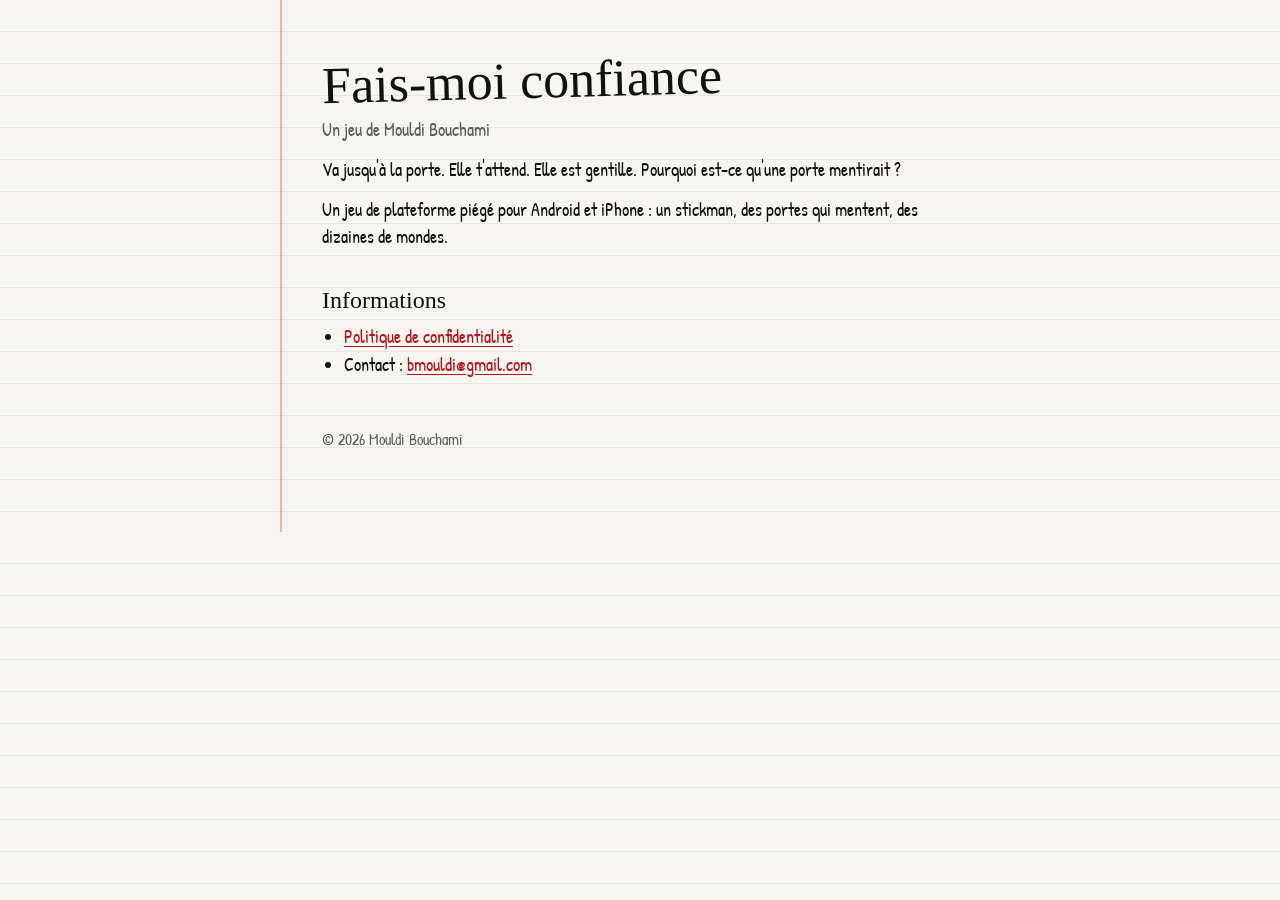
<file: index.html>
<!doctype html>
<html lang="fr">
<head>
<meta charset="utf-8">
<meta name="viewport" content="width=device-width, initial-scale=1">
<title>Fais-moi confiance</title>
<meta name="description" content="Fais-moi confiance : un jeu de plateforme piégé où la porte ment. Éditeur : Mouldi Bouchami.">
<link rel="preconnect" href="https://fonts.googleapis.com">
<link rel="preconnect" href="https://fonts.gstatic.com" crossorigin>
<link rel="stylesheet" href="https://fonts.googleapis.com/css2?family=Patrick+Hand&family=Permanent+Marker&display=swap">
<link rel="stylesheet" href="/style.css">
</head>
<body>
<main>
  <h1>Fais-moi confiance</h1>
  <p class="meta">Un jeu de Mouldi Bouchami</p>
  <p>Va jusqu'à la porte. Elle t'attend. Elle est gentille. Pourquoi est-ce qu'une porte mentirait&nbsp;?</p>
  <p>Un jeu de plateforme piégé pour Android et iPhone&nbsp;: un stickman, des portes qui mentent, des dizaines de mondes.</p>

  <h2>Informations</h2>
  <ul>
    <li><a href="/confidentialite/">Politique de confidentialité</a></li>
    <li>Contact&nbsp;: <a href="mailto:bmouldi@gmail.com">bmouldi@gmail.com</a></li>
  </ul>

  <footer>© 2026 Mouldi Bouchami</footer>
</main>
</body>
</html>
</file>
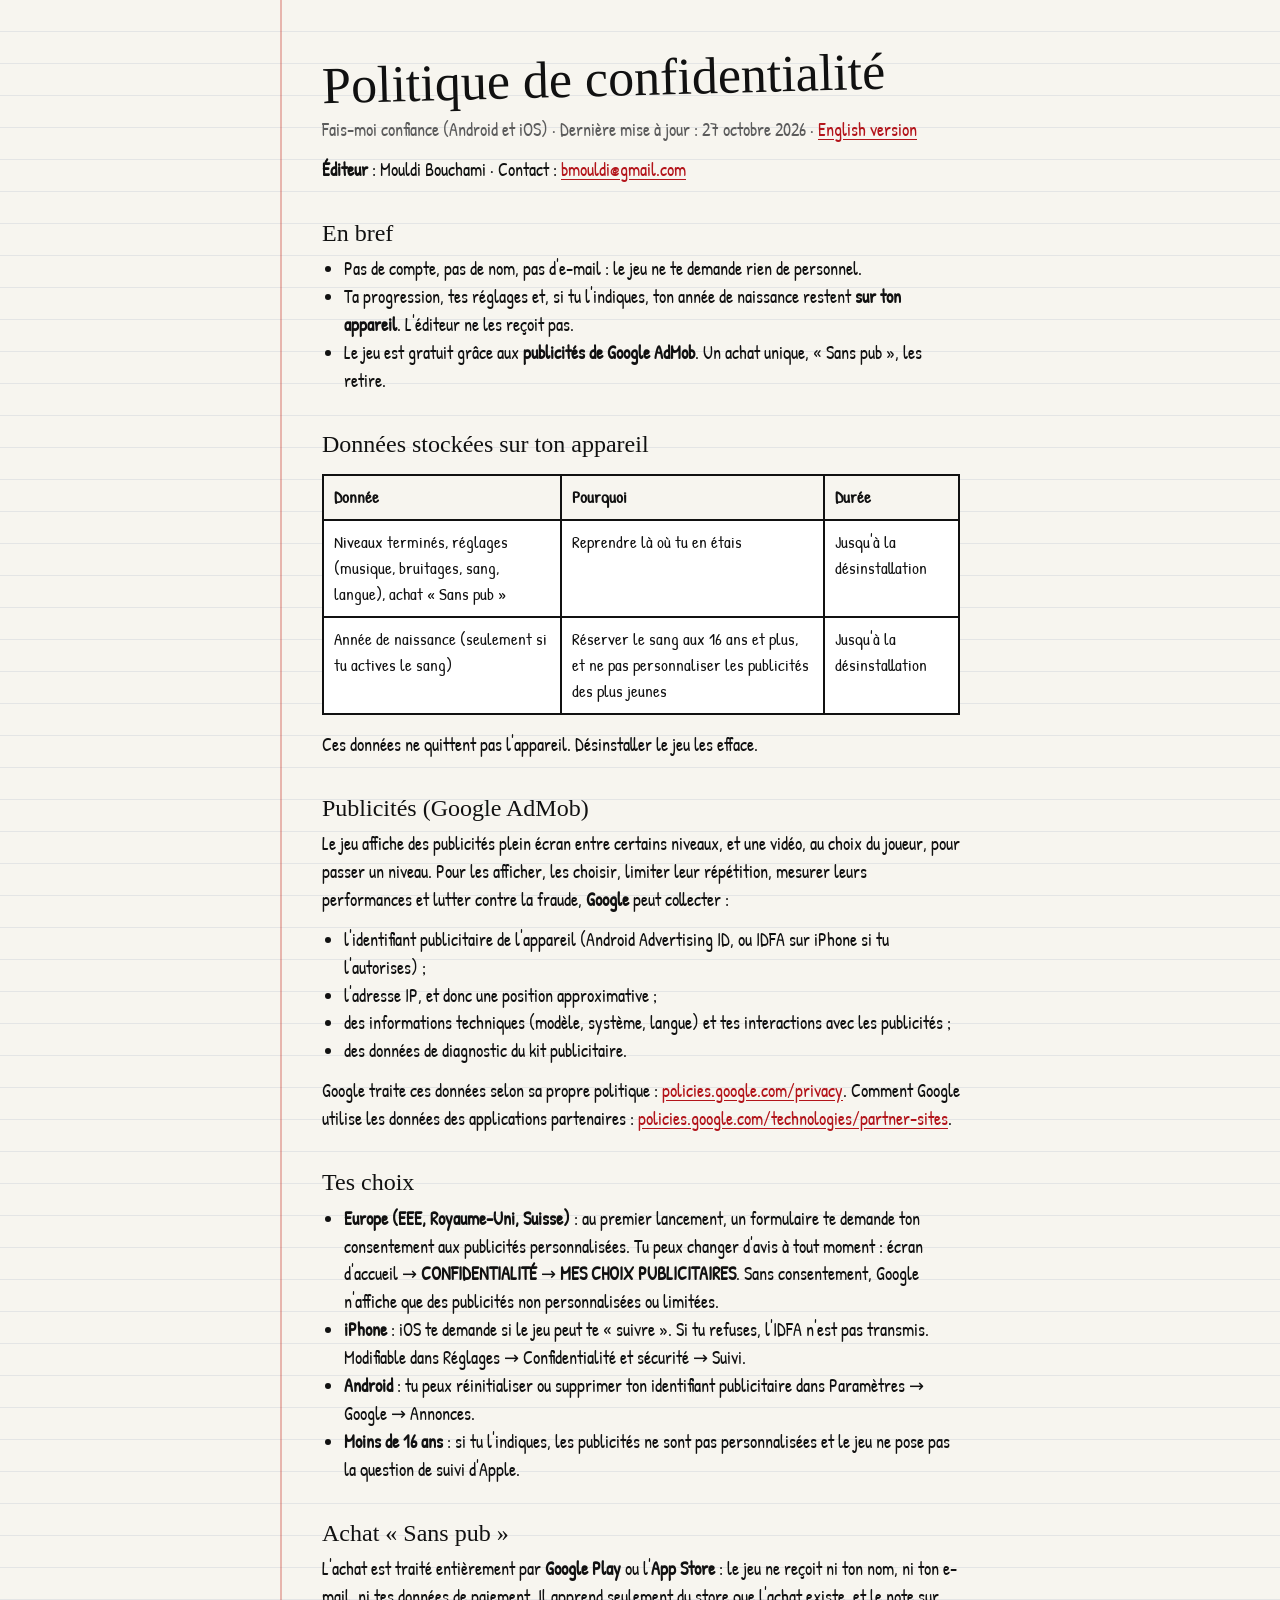
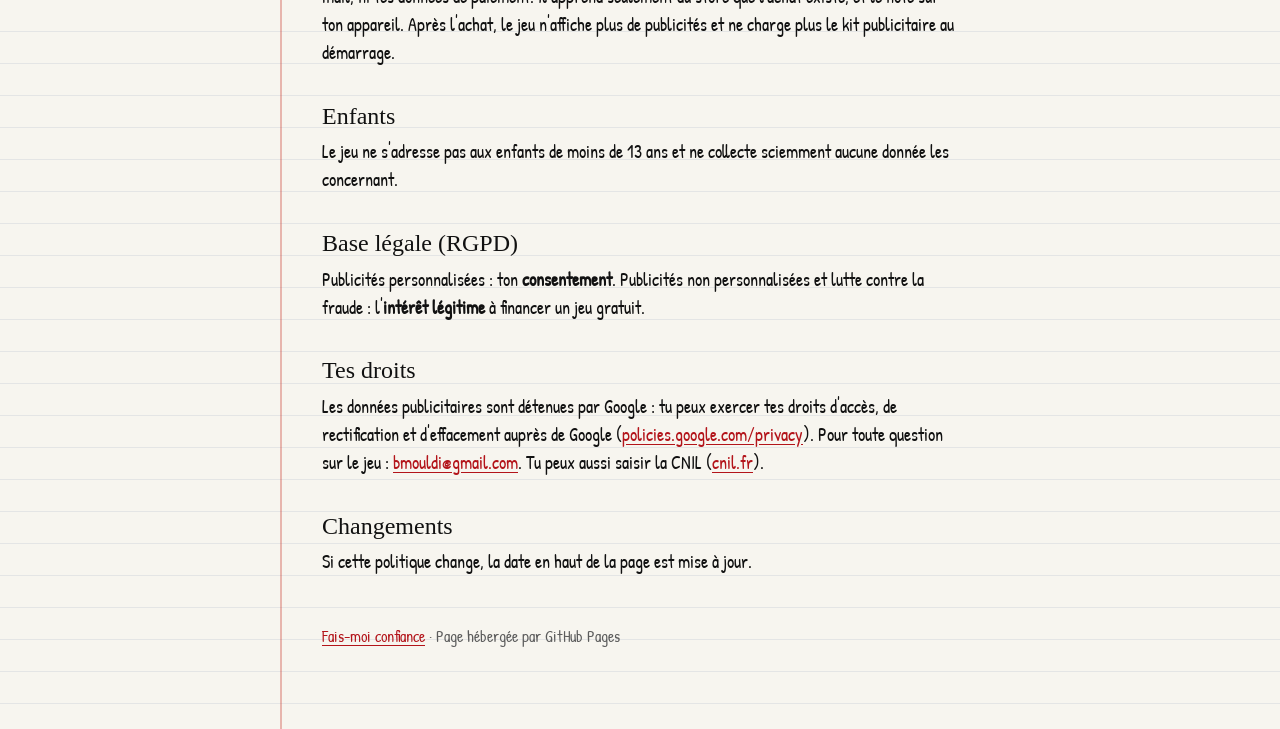
<file: confidentialite/index.html>
<!doctype html>
<html lang="fr">
<head>
<meta charset="utf-8">
<meta name="viewport" content="width=device-width, initial-scale=1">
<title>Confidentialité · Fais-moi confiance</title>
<meta name="description" content="Politique de confidentialité du jeu Fais-moi confiance (Android et iOS).">
<link rel="preconnect" href="https://fonts.googleapis.com">
<link rel="preconnect" href="https://fonts.gstatic.com" crossorigin>
<link rel="stylesheet" href="https://fonts.googleapis.com/css2?family=Patrick+Hand&family=Permanent+Marker&display=swap">
<link rel="stylesheet" href="/style.css">
</head>
<body>
<main>
  <h1>Politique de confidentialité</h1>
  <p class="meta">Fais-moi confiance (Android et iOS) · Dernière mise à jour&nbsp;: 27 octobre 2026 · <a href="/privacy/">English version</a></p>
  <p><strong>Éditeur</strong>&nbsp;: Mouldi Bouchami · Contact&nbsp;: <a href="mailto:bmouldi@gmail.com">bmouldi@gmail.com</a></p>

  <h2>En bref</h2>
  <ul>
    <li>Pas de compte, pas de nom, pas d'e-mail&nbsp;: le jeu ne te demande rien de personnel.</li>
    <li>Ta progression, tes réglages et, si tu l'indiques, ton année de naissance restent <strong>sur ton appareil</strong>. L'éditeur ne les reçoit pas.</li>
    <li>Le jeu est gratuit grâce aux <strong>publicités de Google AdMob</strong>. Un achat unique, «&nbsp;Sans pub&nbsp;», les retire.</li>
  </ul>

  <h2>Données stockées sur ton appareil</h2>
  <div class="table">
  <table>
    <thead><tr><th>Donnée</th><th>Pourquoi</th><th>Durée</th></tr></thead>
    <tbody>
      <tr><td>Niveaux terminés, réglages (musique, bruitages, sang, langue), achat «&nbsp;Sans pub&nbsp;»</td><td>Reprendre là où tu en étais</td><td>Jusqu'à la désinstallation</td></tr>
      <tr><td>Année de naissance (seulement si tu actives le sang)</td><td>Réserver le sang aux 16&nbsp;ans et plus, et ne pas personnaliser les publicités des plus jeunes</td><td>Jusqu'à la désinstallation</td></tr>
    </tbody>
  </table>
  </div>
  <p>Ces données ne quittent pas l'appareil. Désinstaller le jeu les efface.</p>

  <h2>Publicités (Google AdMob)</h2>
  <p>Le jeu affiche des publicités plein écran entre certains niveaux, et une vidéo, au choix du joueur, pour passer un niveau.
  Pour les afficher, les choisir, limiter leur répétition, mesurer leurs performances et lutter contre la fraude, <strong>Google</strong> peut collecter&nbsp;:</p>
  <ul>
    <li>l'identifiant publicitaire de l'appareil (Android Advertising ID, ou IDFA sur iPhone si tu l'autorises)&nbsp;;</li>
    <li>l'adresse IP, et donc une position approximative&nbsp;;</li>
    <li>des informations techniques (modèle, système, langue) et tes interactions avec les publicités&nbsp;;</li>
    <li>des données de diagnostic du kit publicitaire.</li>
  </ul>
  <p>Google traite ces données selon sa propre politique&nbsp;: <a href="https://policies.google.com/privacy">policies.google.com/privacy</a>.
  Comment Google utilise les données des applications partenaires&nbsp;: <a href="https://policies.google.com/technologies/partner-sites">policies.google.com/technologies/partner-sites</a>.</p>

  <h2>Tes choix</h2>
  <ul>
    <li><strong>Europe (EEE, Royaume-Uni, Suisse)</strong>&nbsp;: au premier lancement, un formulaire te demande ton consentement aux publicités personnalisées.
      Tu peux changer d'avis à tout moment&nbsp;: écran d'accueil → <strong>CONFIDENTIALITÉ</strong> → <strong>MES CHOIX PUBLICITAIRES</strong>.
      Sans consentement, Google n'affiche que des publicités non personnalisées ou limitées.</li>
    <li><strong>iPhone</strong>&nbsp;: iOS te demande si le jeu peut te «&nbsp;suivre&nbsp;». Si tu refuses, l'IDFA n'est pas transmis. Modifiable dans Réglages → Confidentialité et sécurité → Suivi.</li>
    <li><strong>Android</strong>&nbsp;: tu peux réinitialiser ou supprimer ton identifiant publicitaire dans Paramètres → Google → Annonces.</li>
    <li><strong>Moins de 16&nbsp;ans</strong>&nbsp;: si tu l'indiques, les publicités ne sont pas personnalisées et le jeu ne pose pas la question de suivi d'Apple.</li>
  </ul>

  <h2>Achat «&nbsp;Sans pub&nbsp;»</h2>
  <p>L'achat est traité entièrement par <strong>Google Play</strong> ou l'<strong>App Store</strong>&nbsp;: le jeu ne reçoit ni ton nom, ni ton e-mail, ni tes données de paiement.
  Il apprend seulement du store que l'achat existe, et le note sur ton appareil. Après l'achat, le jeu n'affiche plus de publicités et ne charge plus le kit publicitaire au démarrage.</p>

  <h2>Enfants</h2>
  <p>Le jeu ne s'adresse pas aux enfants de moins de 13&nbsp;ans et ne collecte sciemment aucune donnée les concernant.</p>

  <h2>Base légale (RGPD)</h2>
  <p>Publicités personnalisées&nbsp;: ton <strong>consentement</strong>. Publicités non personnalisées et lutte contre la fraude&nbsp;: l'<strong>intérêt légitime</strong> à financer un jeu gratuit.</p>

  <h2>Tes droits</h2>
  <p>Les données publicitaires sont détenues par Google&nbsp;: tu peux exercer tes droits d'accès, de rectification et d'effacement auprès de Google
  (<a href="https://policies.google.com/privacy">policies.google.com/privacy</a>). Pour toute question sur le jeu&nbsp;: <a href="mailto:bmouldi@gmail.com">bmouldi@gmail.com</a>.
  Tu peux aussi saisir la CNIL (<a href="https://www.cnil.fr">cnil.fr</a>).</p>

  <h2>Changements</h2>
  <p>Si cette politique change, la date en haut de la page est mise à jour.</p>

  <footer><a href="/">Fais-moi confiance</a> · Page hébergée par GitHub Pages</footer>
</main>
</body>
</html>
</file>
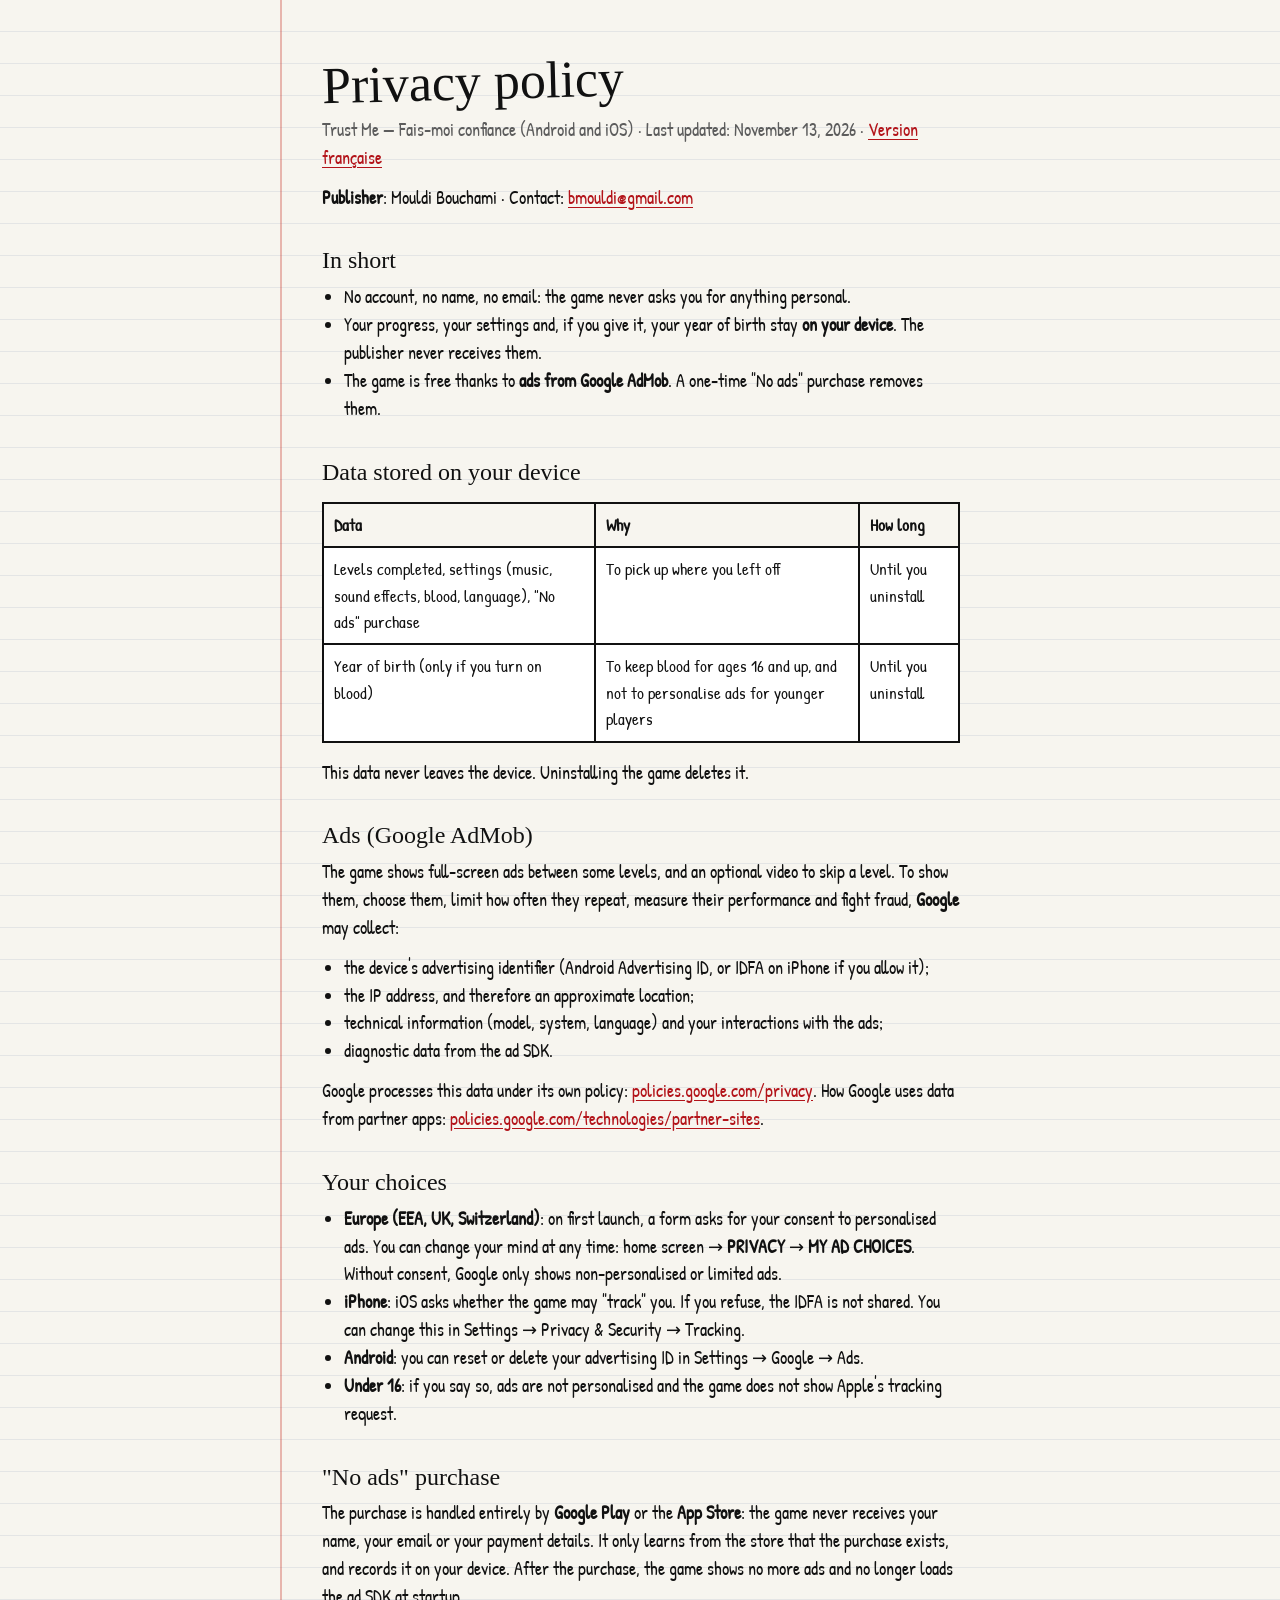
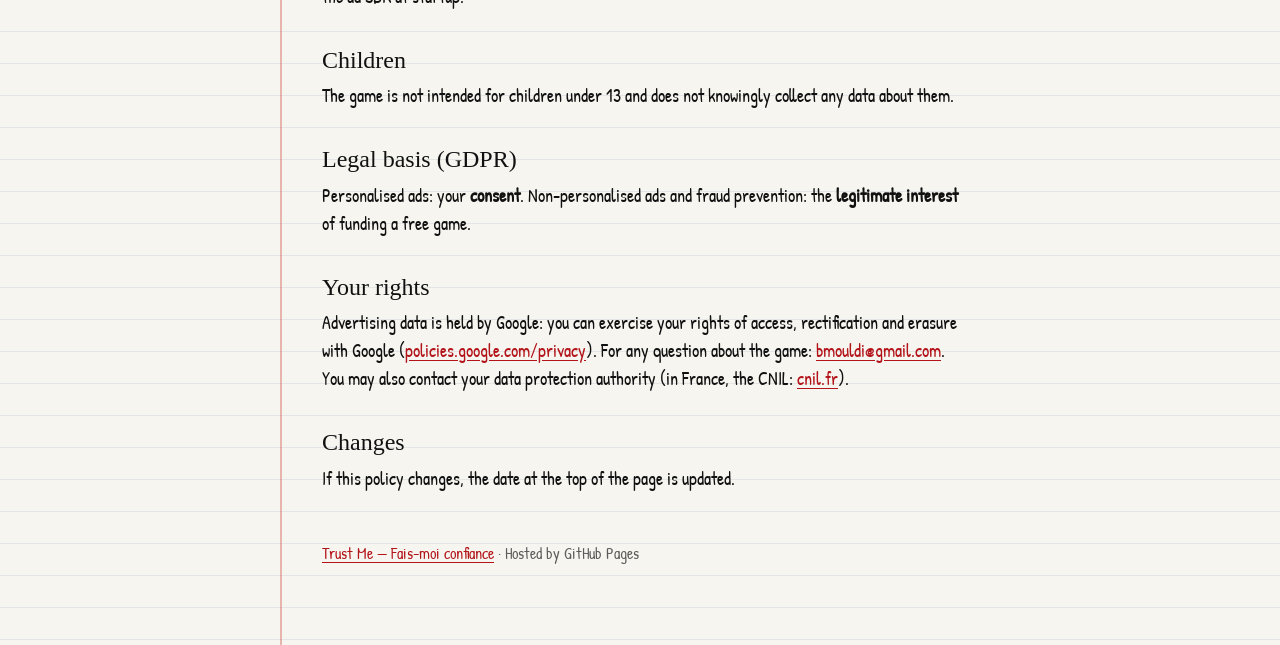
<file: privacy/index.html>
<!doctype html>
<html lang="en">
<head>
<meta charset="utf-8">
<meta name="viewport" content="width=device-width, initial-scale=1">
<title>Privacy · Trust Me</title>
<meta name="description" content="Privacy policy for the game Trust Me (Fais-moi confiance), Android and iOS.">
<link rel="preconnect" href="https://fonts.googleapis.com">
<link rel="preconnect" href="https://fonts.gstatic.com" crossorigin>
<link rel="stylesheet" href="https://fonts.googleapis.com/css2?family=Patrick+Hand&family=Permanent+Marker&display=swap">
<link rel="stylesheet" href="/style.css">
</head>
<body>
<main>
  <h1>Privacy policy</h1>
  <p class="meta">Trust Me — Fais-moi confiance (Android and iOS) · Last updated: November 13, 2026 · <a href="/confidentialite/">Version française</a></p>
  <p><strong>Publisher</strong>: Mouldi Bouchami · Contact: <a href="mailto:bmouldi@gmail.com">bmouldi@gmail.com</a></p>

  <h2>In short</h2>
  <ul>
    <li>No account, no name, no email: the game never asks you for anything personal.</li>
    <li>Your progress, your settings and, if you give it, your year of birth stay <strong>on your device</strong>. The publisher never receives them.</li>
    <li>The game is free thanks to <strong>ads from Google AdMob</strong>. A one-time "No ads" purchase removes them.</li>
  </ul>

  <h2>Data stored on your device</h2>
  <div class="table">
  <table>
    <thead><tr><th>Data</th><th>Why</th><th>How long</th></tr></thead>
    <tbody>
      <tr><td>Levels completed, settings (music, sound effects, blood, language), "No ads" purchase</td><td>To pick up where you left off</td><td>Until you uninstall</td></tr>
      <tr><td>Year of birth (only if you turn on blood)</td><td>To keep blood for ages 16 and up, and not to personalise ads for younger players</td><td>Until you uninstall</td></tr>
    </tbody>
  </table>
  </div>
  <p>This data never leaves the device. Uninstalling the game deletes it.</p>

  <h2>Ads (Google AdMob)</h2>
  <p>The game shows full-screen ads between some levels, and an optional video to skip a level.
  To show them, choose them, limit how often they repeat, measure their performance and fight fraud, <strong>Google</strong> may collect:</p>
  <ul>
    <li>the device's advertising identifier (Android Advertising ID, or IDFA on iPhone if you allow it);</li>
    <li>the IP address, and therefore an approximate location;</li>
    <li>technical information (model, system, language) and your interactions with the ads;</li>
    <li>diagnostic data from the ad SDK.</li>
  </ul>
  <p>Google processes this data under its own policy: <a href="https://policies.google.com/privacy">policies.google.com/privacy</a>.
  How Google uses data from partner apps: <a href="https://policies.google.com/technologies/partner-sites">policies.google.com/technologies/partner-sites</a>.</p>

  <h2>Your choices</h2>
  <ul>
    <li><strong>Europe (EEA, UK, Switzerland)</strong>: on first launch, a form asks for your consent to personalised ads.
      You can change your mind at any time: home screen → <strong>PRIVACY</strong> → <strong>MY AD CHOICES</strong>.
      Without consent, Google only shows non-personalised or limited ads.</li>
    <li><strong>iPhone</strong>: iOS asks whether the game may "track" you. If you refuse, the IDFA is not shared. You can change this in Settings → Privacy &amp; Security → Tracking.</li>
    <li><strong>Android</strong>: you can reset or delete your advertising ID in Settings → Google → Ads.</li>
    <li><strong>Under 16</strong>: if you say so, ads are not personalised and the game does not show Apple's tracking request.</li>
  </ul>

  <h2>"No ads" purchase</h2>
  <p>The purchase is handled entirely by <strong>Google Play</strong> or the <strong>App Store</strong>: the game never receives your name, your email or your payment details.
  It only learns from the store that the purchase exists, and records it on your device. After the purchase, the game shows no more ads and no longer loads the ad SDK at startup.</p>

  <h2>Children</h2>
  <p>The game is not intended for children under 13 and does not knowingly collect any data about them.</p>

  <h2>Legal basis (GDPR)</h2>
  <p>Personalised ads: your <strong>consent</strong>. Non-personalised ads and fraud prevention: the <strong>legitimate interest</strong> of funding a free game.</p>

  <h2>Your rights</h2>
  <p>Advertising data is held by Google: you can exercise your rights of access, rectification and erasure with Google
  (<a href="https://policies.google.com/privacy">policies.google.com/privacy</a>). For any question about the game: <a href="mailto:bmouldi@gmail.com">bmouldi@gmail.com</a>.
  You may also contact your data protection authority (in France, the CNIL: <a href="https://www.cnil.fr">cnil.fr</a>).</p>

  <h2>Changes</h2>
  <p>If this policy changes, the date at the top of the page is updated.</p>

  <footer><a href="/">Trust Me — Fais-moi confiance</a> · Hosted by GitHub Pages</footer>
</main>
</body>
</html>
</file>
<file: style.css>
/* Feuille de cahier : encre noire, marge rouge. Une seule couleur d'accent, comme dans le jeu. */
:root {
  --paper: #f7f5ef;
  --ink: #111111;
  --pencil: #5c5c5c;
  --rule: rgba(60, 90, 140, 0.10);
  --margin: rgba(200, 60, 50, 0.35);
  --blood: #b3141a;
  color-scheme: light;
}
* { box-sizing: border-box; }
html { -webkit-text-size-adjust: 100%; }
body {
  margin: 0; background: var(--paper); color: var(--ink);
  font: 18px/1.55 "Patrick Hand", "Comic Sans MS", "Marker Felt", system-ui, sans-serif;
  background-image: repeating-linear-gradient(to bottom, transparent 0 31px, var(--rule) 31px 32px);
}
main { max-width: 720px; margin: 0 auto; padding: 32px 16px 64px; border-left: 2px solid var(--margin); }
@media (min-width: 760px) { main { padding: 48px 40px 80px; } }
h1, h2 { font-family: "Permanent Marker", "Comic Sans MS", cursive; font-weight: 400; line-height: 1.15; }
h1 { font-size: clamp(34px, 8vw, 52px); margin: 0 0 8px; transform: rotate(-1.5deg); }
h2 { font-size: 24px; margin: 36px 0 8px; }
p, ul { margin: 0 0 12px; }
ul { padding-left: 22px; }
a { color: var(--blood); text-underline-offset: 3px; }
a:focus-visible { outline: 3px dashed var(--ink); outline-offset: 3px; }
.meta { color: var(--pencil); }
table { width: 100%; border-collapse: collapse; margin: 8px 0 16px; font-size: 17px; }
th, td { text-align: left; vertical-align: top; padding: 8px 10px; border: 2px solid var(--ink); background: #fff; }
th { background: var(--paper); }
.table { overflow-x: auto; }
footer { margin-top: 48px; color: var(--pencil); font-size: 16px; }
</file>
